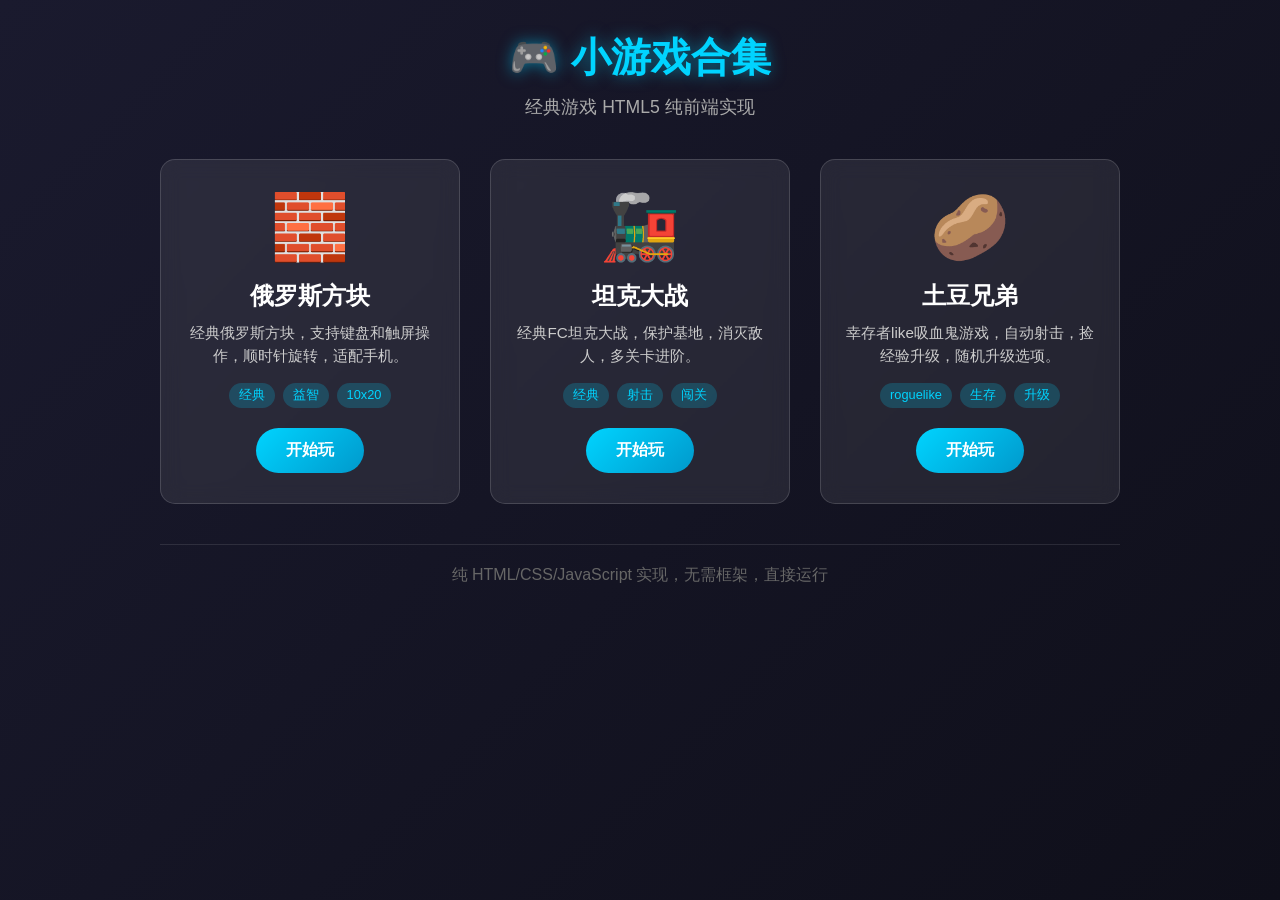
<file: index.html>
<!DOCTYPE html>
<html lang="zh-CN">
<head>
    <meta charset="UTF-8">
    <meta name="viewport" content="width=device-width, initial-scale=1.0">
    <title>小游戏合集</title>
    <link rel="stylesheet" href="style.css">
</head>
<body>
    <div class="container">
        <header>
            <h1>🎮 小游戏合集</h1>
            <p>经典游戏 HTML5 纯前端实现</p>
        </header>
        <div class="games-grid">
            <div class="game-card">
                <div class="game-icon">🧱</div>
                <h2>俄罗斯方块</h2>
                <p>经典俄罗斯方块，支持键盘和触屏操作，顺时针旋转，适配手机。</p>
                <div class="tags">
                    <span>经典</span>
                    <span>益智</span>
                    <span>10x20</span>
                </div>
                <a href="./tetris/" class="play-btn">开始玩</a>
            </div>
            <div class="game-card">
                <div class="game-icon">🚂</div>
                <h2>坦克大战</h2>
                <p>经典FC坦克大战，保护基地，消灭敌人，多关卡进阶。</p>
                <div class="tags">
                    <span>经典</span>
                    <span>射击</span>
                    <span>闯关</span>
                </div>
                <a href="./battle-city/" class="play-btn">开始玩</a>
            </div>
            <div class="game-card">
                <div class="game-icon">🥔</div>
                <h2>土豆兄弟</h2>
                <p>幸存者like吸血鬼游戏，自动射击，捡经验升级，随机升级选项。</p>
                <div class="tags">
                    <span>roguelike</span>
                    <span>生存</span>
                    <span>升级</span>
                </div>
                <a href="./potato-brothers/" class="play-btn">开始玩</a>
            </div>
        </div>
        <footer>
            <p>纯 HTML/CSS/JavaScript 实现，无需框架，直接运行</p>
        </footer>
    </div>
</body>
</html>
</file>
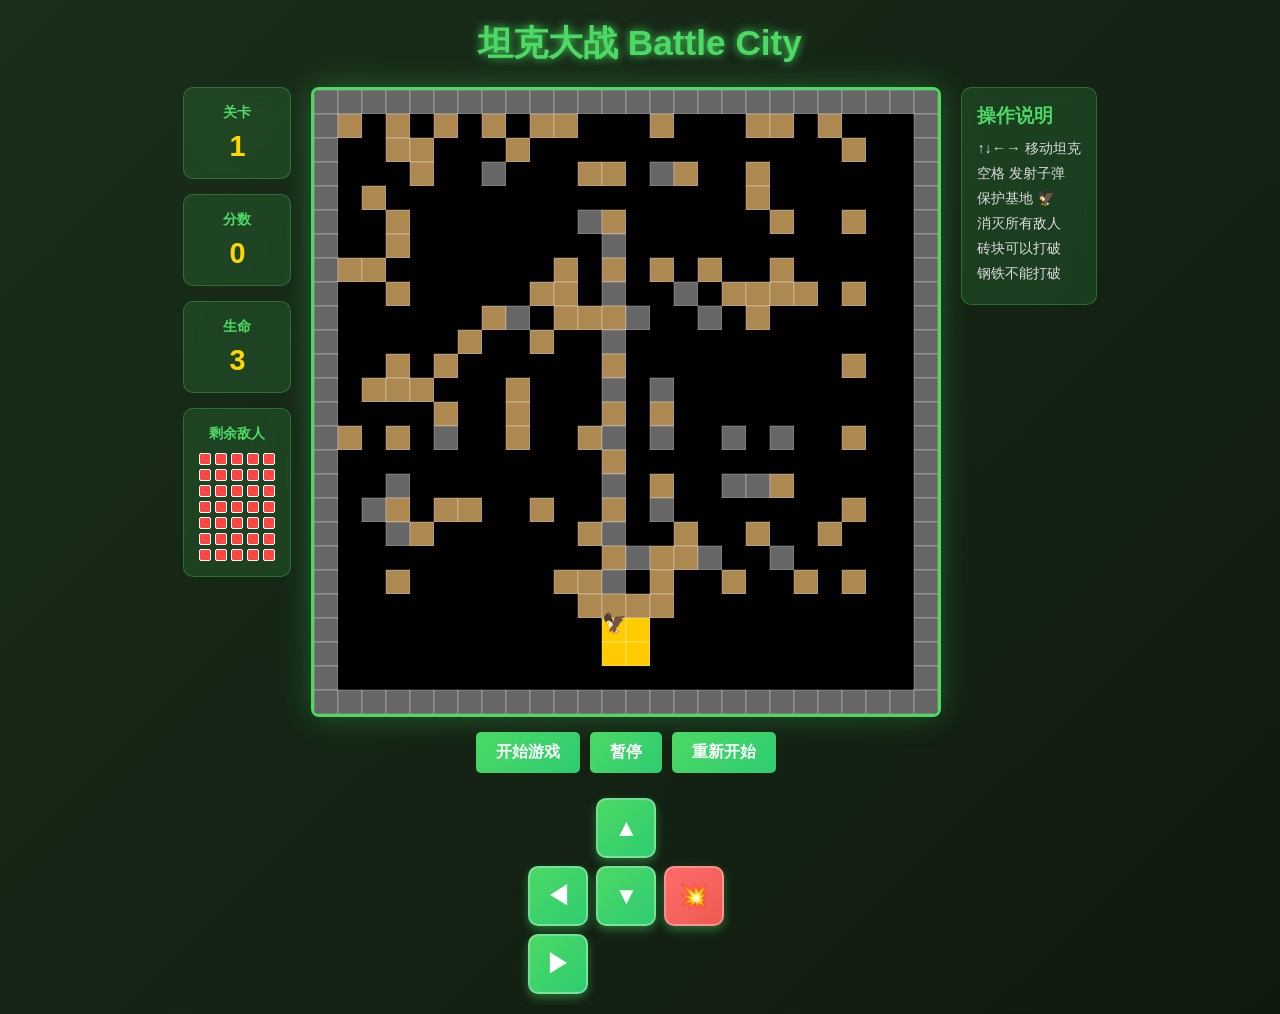
<file: battle-city/index.html>
<!DOCTYPE html>
<html lang="zh-CN">
<head>
    <meta charset="UTF-8">
    <meta name="viewport" content="width=device-width, initial-scale=1.0">
    <title>坦克大战 Battle City</title>
    <link rel="stylesheet" href="style.css">
</head>
<body>
    <div class="container">
        <h1>坦克大战 Battle City</h1>
        <div class="game-wrapper">
            <div class="left-panel">
                <div class="info-box">
                    <h3>关卡</h3>
                    <p id="stage">1</p>
                </div>
                <div class="info-box">
                    <h3>分数</h3>
                    <p id="score">0</p>
                </div>
                <div class="info-box">
                    <h3>生命</h3>
                    <p id="lives">3</p>
                </div>
                <div class="enemies-box">
                    <h3>剩余敌人</h3>
                    <div id="enemyIcons"></div>
                </div>
            </div>
            <div class="game-area">
                <canvas id="gameCanvas"></canvas>
                <div class="controls">
                    <button id="startBtn">开始游戏</button>
                    <button id="pauseBtn">暂停</button>
                    <button id="restartBtn">重新开始</button>
                </div>
                <div class="touch-controls">
                    <div class="touch-grid">
                        <div></div>
                        <button class="virtual-btn" id="btnUp">▲</button>
                        <div></div>
                        <button class="virtual-btn" id="btnLeft">◀</button>
                        <button class="virtual-btn" id="btnDown">▼</button>
                        <button class="virtual-btn" id="btnRight">▶</button>
                        <button class="virtual-btn fire" id="btnFire">💥</button>
                    </div>
                </div>
            </div>
            <div class="right-panel">
                <div class="rules">
                    <h3>操作说明</h3>
                    <ul>
                        <li>↑↓←→ 移动坦克</li>
                        <li>空格 发射子弹</li>
                        <li>保护基地 🦅</li>
                        <li>消灭所有敌人</li>
                        <li>砖块可以打破</li>
                        <li>钢铁不能打破</li>
                    </ul>
                </div>
            </div>
        </div>
    </div>
    <div id="gameOverModal" class="modal hidden">
        <div class="modal-content">
            <h2 id="gameOverTitle">游戏结束</h2>
            <p>最终得分: <span id="finalScore">0</span></p>
            <button id="playAgainBtn">再玩一次</button>
        </div>
    </div>
    <script src="battle-city.js"></script>
</body>
</html>
</file>
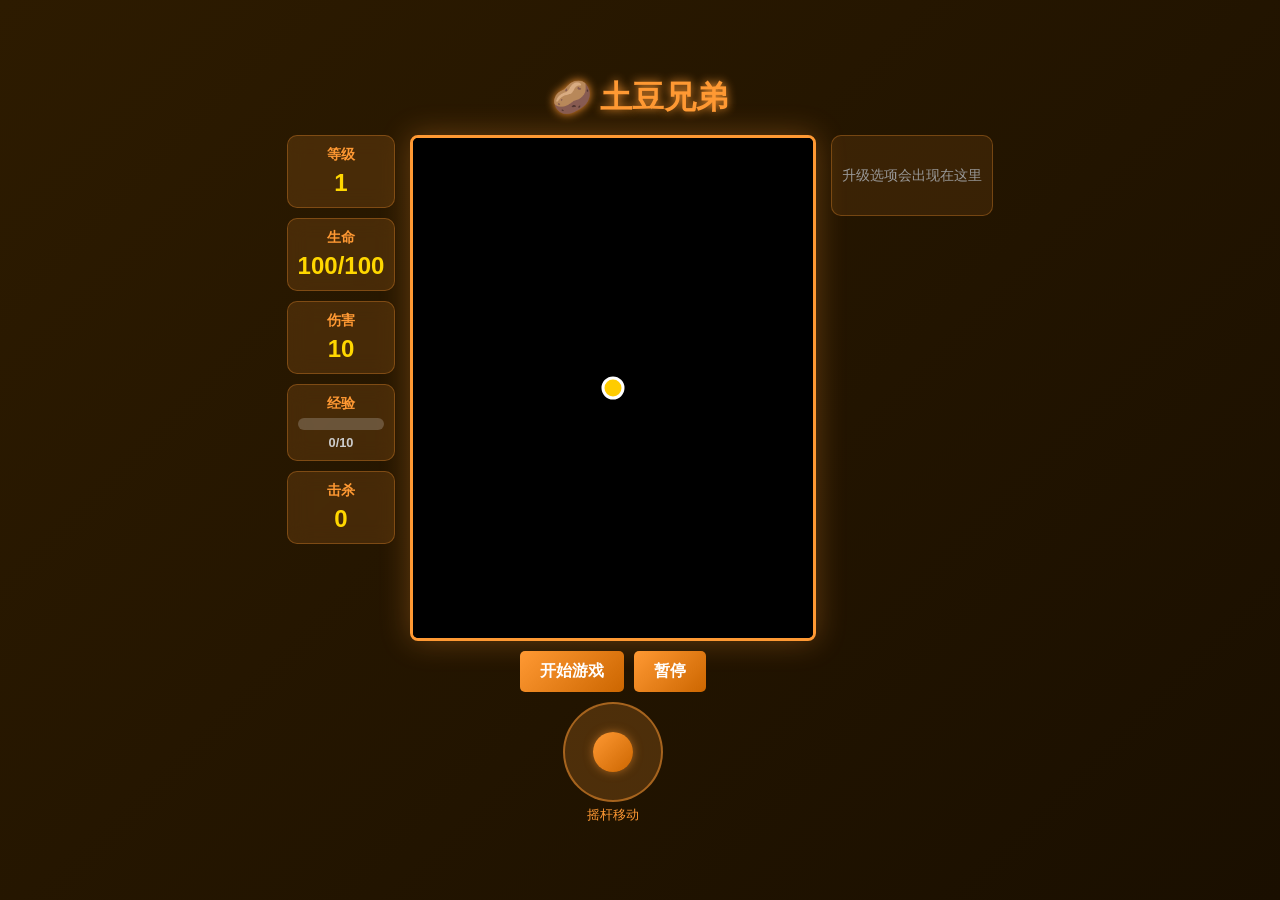
<file: potato-brothers/index.html>
<!DOCTYPE html>
<html lang="zh-CN">
<head>
    <meta charset="UTF-8">
    <meta name="viewport" content="width=device-width, initial-scale=1.0">
    <title>土豆兄弟 Potato Brothers</title>
    <link rel="stylesheet" href="style.css">
</head>
<body>
    <div class="container">
        <h1>🥔 土豆兄弟</h1>
        <div class="game-container">
            <div class="stats-panel">
                <div class="stat-box">
                    <h3>等级</h3>
                    <p id="level">1</p>
                </div>
                <div class="stat-box">
                    <h3>生命</h3>
                    <p id="health">100</p>
                </div>
                <div class="stat-box">
                    <h3>伤害</h3>
                    <p id="damage">10</p>
                </div>
                <div class="stat-box">
                    <h3>经验</h3>
                    <div class="xp-bar">
                        <div id="xp-fill" class="xp-fill"></div>
                    </div>
                    <p id="xpText">0/10</p>
                </div>
                <div class="stat-box">
                    <h3>击杀</h3>
                    <p id="kills">0</p>
                </div>
            </div>
            <div class="game-area">
                <canvas id="gameCanvas"></canvas>
                <div class="controls">
                    <button id="startBtn">开始游戏</button>
                    <button id="pauseBtn">暂停</button>
                </div>
                <div class="touch-controls">
                    <div class="joystick-area" id="joystickArea">
                        <div id="joystick" class="joystick">
                            <div id="joystickKnob" class="joystick-knob"></div>
                        </div>
                        <p>摇杆移动</p>
                    </div>
                </div>
            </div>
            <div class="upgrade-panel">
                <div id="upgrades" class="upgrades-list">
                    <p class="upgrade-hint">升级选项会出现在这里</p>
                </div>
            </div>
        </div>
    </div>
    
    <!-- 升级选择弹窗 -->
    <div id="upgradeModal" class="modal hidden">
        <div class="modal-content">
            <h2>选择升级</h2>
            <div id="upgradeOptions" class="upgrade-options"></div>
        </div>
    </div>
    
    <!-- 游戏结束弹窗 -->
    <div id="gameOverModal" class="modal hidden">
        <div class="modal-content">
            <h2>游戏结束</h2>
            <p>生存时间: <span id="survivalTime">0</span></p>
            <p>击杀数: <span id="finalKills">0</span></p>
            <p>最高等级: <span id="maxLevel">1</span></p>
            <button id="playAgainBtn">再玩一次</button>
        </div>
    </div>
    
    <script src="potato-brothers.js"></script>
</body>
</html>
</file>
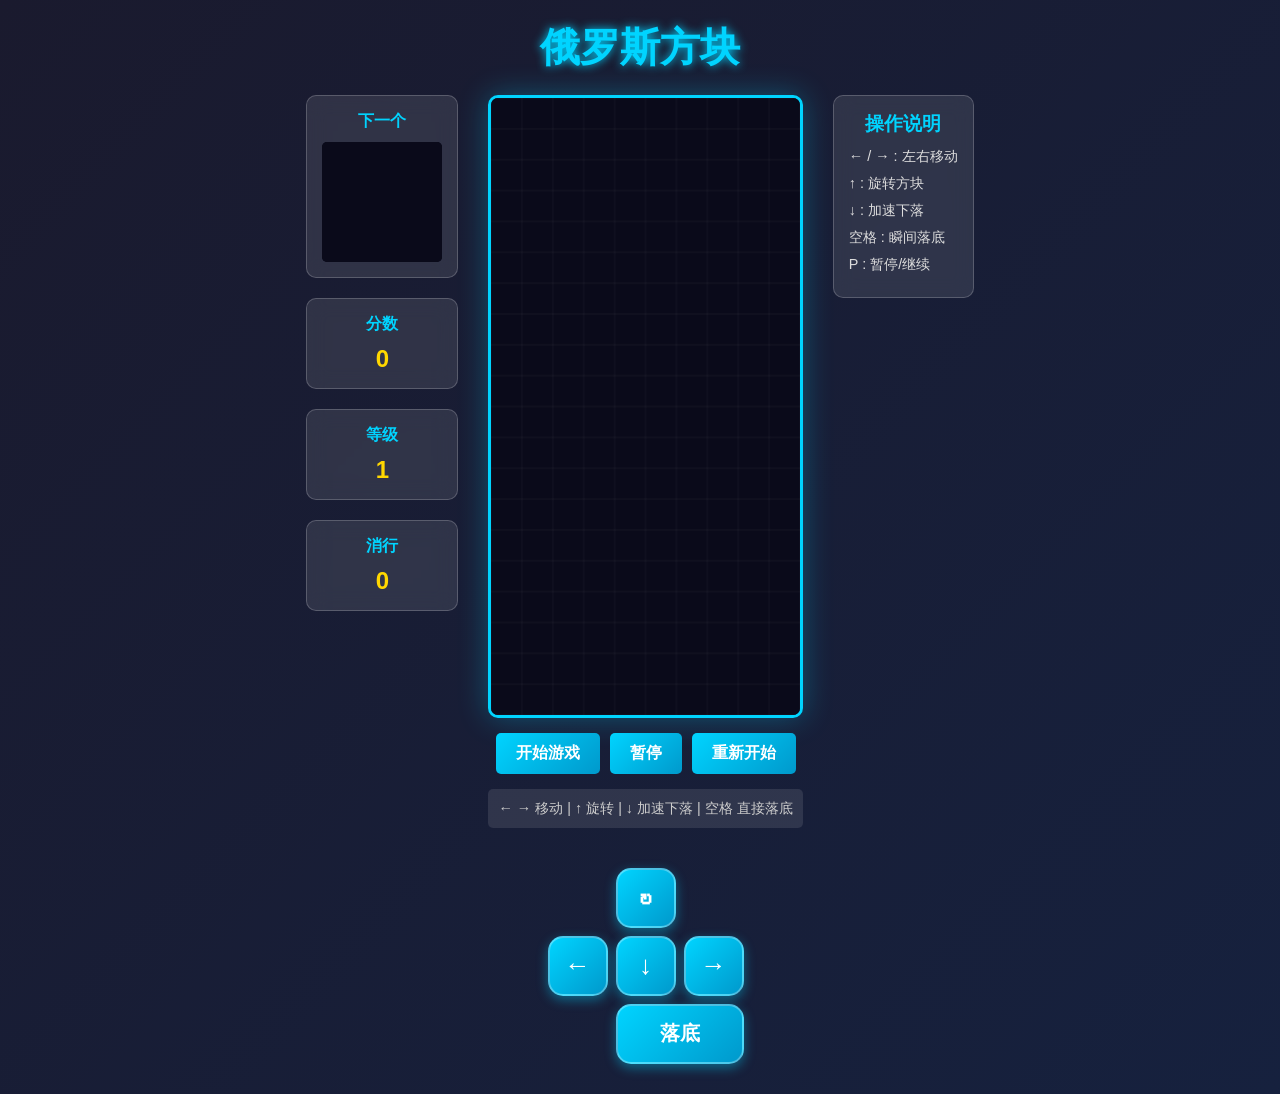
<file: tetris/index.html>
<!DOCTYPE html>
<html lang="zh-CN">
<head>
    <meta charset="UTF-8">
    <meta name="viewport" content="width=device-width, initial-scale=1.0">
    <title>俄罗斯方块</title>
    <link rel="stylesheet" href="style.css">
</head>
<body>
    <div class="container">
        <h1>俄罗斯方块</h1>
        <div class="game-container">
            <div class="left-panel">
                <div class="next-box">
                    <h3>下一个</h3>
                    <canvas id="nextCanvas" width="120" height="120"></canvas>
                </div>
                <div class="score-box">
                    <h3>分数</h3>
                    <p id="score">0</p>
                </div>
                <div class="level-box">
                    <h3>等级</h3>
                    <p id="level">1</p>
                </div>
                <div class="lines-box">
                    <h3>消行</h3>
                    <p id="lines">0</p>
                </div>
            </div>
            <div class="center-panel">
                <canvas id="gameCanvas" width="300" height="600"></canvas>
                <div class="controls">
                    <button id="startBtn">开始游戏</button>
                    <button id="pauseBtn">暂停</button>
                    <button id="restartBtn">重新开始</button>
                </div>
                <div class="instructions">
                    <p>← → 移动 | ↑ 旋转 | ↓ 加速下落 | 空格 直接落底</p>
                </div>
                <div class="touch-controls">
                    <div class="touch-controls-virtual">
                        <div></div>
                        <button class="virtual-btn" id="touchRotate">↻</button>
                        <div></div>
                        <button class="virtual-btn" id="touchLeft">←</button>
                        <button class="virtual-btn" id="touchDown">↓</button>
                        <button class="virtual-btn" id="touchRight">→</button>
                        <button class="virtual-btn drop" id="touchDrop">落底</button>
                    </div>
                </div>
            </div>
            <div class="right-panel">
                <div class="controls-info">
                    <h3>操作说明</h3>
                    <ul>
                        <li>← / → : 左右移动</li>
                        <li>↑ : 旋转方块</li>
                        <li>↓ : 加速下落</li>
                        <li>空格 : 瞬间落底</li>
                        <li>P : 暂停/继续</li>
                    </ul>
                </div>
            </div>
        </div>
    </div>
    <div id="gameOverModal" class="modal hidden">
        <div class="modal-content">
            <h2>游戏结束</h2>
            <p>最终得分: <span id="finalScore">0</span></p>
            <button id="playAgainBtn">再玩一次</button>
        </div>
    </div>
    <script src="tetris.js"></script>
</body>
</html>
</file>
<file: style.css>
* {
    margin: 0;
    padding: 0;
    box-sizing: border-box;
}

body {
    font-family: 'Arial', sans-serif;
    background: linear-gradient(135deg, #1a1a2e 0%, #0f0f1a 100%);
    min-height: 100vh;
    color: #fff;
}

.container {
    max-width: 1000px;
    margin: 0 auto;
    padding: 30px 20px;
}

header {
    text-align: center;
    margin-bottom: 40px;
}

header h1 {
    font-size: 2.5em;
    color: #00d4ff;
    margin-bottom: 10px;
    text-shadow: 0 0 15px rgba(0, 212, 255, 0.5);
}

header p {
    color: #aaa;
    font-size: 1.1em;
}

.games-grid {
    display: grid;
    grid-template-columns: repeat(auto-fit, minmax(280px, 1fr));
    gap: 30px;
    margin-bottom: 40px;
}

.game-card {
    background: rgba(255, 255, 255, 0.08);
    border: 1px solid rgba(255, 255, 255, 0.15);
    border-radius: 15px;
    padding: 30px 20px;
    text-align: center;
    backdrop-filter: blur(10px);
    transition: all 0.3s;
}

.game-card:hover {
    transform: translateY(-5px);
    box-shadow: 0 10px 30px rgba(0, 212, 255, 0.2);
    border-color: rgba(0, 212, 255, 0.5);
}

.game-icon {
    font-size: 4em;
    margin-bottom: 15px;
}

.game-card h2 {
    font-size: 1.5em;
    margin-bottom: 10px;
    color: #fff;
}

.game-card p {
    color: #ccc;
    font-size: 0.95em;
    line-height: 1.5;
    margin-bottom: 15px;
}

.tags {
    display: flex;
    gap: 8px;
    justify-content: center;
    flex-wrap: wrap;
    margin-bottom: 20px;
}

.tags span {
    background: rgba(0, 212, 255, 0.2);
    color: #00d4ff;
    padding: 4px 10px;
    border-radius: 20px;
    font-size: 0.8em;
}

.play-btn {
    display: inline-block;
    background: linear-gradient(135deg, #00d4ff 0%, #0099cc 100%);
    color: #fff;
    text-decoration: none;
    padding: 12px 30px;
    border-radius: 25px;
    font-weight: bold;
    transition: all 0.3s;
}

.play-btn:hover {
    transform: scale(1.05);
    box-shadow: 0 5px 15px rgba(0, 212, 255, 0.4);
}

footer {
    text-align: center;
    color: #666;
    padding-top: 20px;
    border-top: 1px solid rgba(255, 255, 255, 0.1);
}

/* 移动端适配 */
@media (max-width: 768px) {
    .container {
        padding: 20px 15px;
    }
    
    header h1 {
        font-size: 2em;
    }
    
    .games-grid {
        grid-template-columns: 1fr;
        gap: 20px;
    }
    
    .game-card {
        padding: 20px 15px;
    }
}
</file>
<file: battle-city/style.css>
* {
    margin: 0;
    padding: 0;
    box-sizing: border-box;
}

body {
    font-family: 'Arial', sans-serif;
    background: linear-gradient(135deg, #1a2e1a 0%, #0f1a0f 100%);
    min-height: 100vh;
    display: flex;
    justify-content: center;
    align-items: center;
    color: #fff;
}

.container {
    text-align: center;
    padding: 20px;
}

h1 {
    font-size: 2.2em;
    margin-bottom: 20px;
    color: #4cd964;
    text-shadow: 0 0 10px #4cd964;
}

.game-wrapper {
    display: flex;
    gap: 20px;
    justify-content: center;
    align-items: flex-start;
}

.left-panel, .right-panel {
    display: flex;
    flex-direction: column;
    gap: 15px;
}

.info-box {
    background: rgba(76, 217, 100, 0.15);
    padding: 15px;
    border-radius: 10px;
    backdrop-filter: blur(10px);
    border: 1px solid rgba(76, 217, 100, 0.3);
    min-width: 100px;
}

.info-box h3 {
    margin-bottom: 8px;
    font-size: 0.9em;
    color: #4cd964;
}

.info-box p {
    font-size: 1.8em;
    font-weight: bold;
    color: #ffd700;
}

.enemies-box {
    background: rgba(76, 217, 100, 0.15);
    padding: 15px;
    border-radius: 10px;
    backdrop-filter: blur(10px);
    border: 1px solid rgba(76, 217, 100, 0.3);
}

.enemies-box h3 {
    margin-bottom: 10px;
    font-size: 0.9em;
    color: #4cd964;
}

#enemyIcons {
    display: grid;
    grid-template-columns: repeat(5, 1fr);
    gap: 4px;
}

.enemy-icon {
    width: 12px;
    height: 12px;
    background: #ff4444;
    border: 1px solid #fff;
    border-radius: 2px;
}

.enemy-icon.destroyed {
    background: #333;
    opacity: 0.3;
}

.game-area {
    display: flex;
    flex-direction: column;
    gap: 15px;
    align-items: center;
}

#gameCanvas {
    background: #000;
    border: 3px solid #4cd964;
    border-radius: 8px;
    box-shadow: 0 0 30px rgba(76, 217, 100, 0.3);
}

.controls {
    display: flex;
    gap: 10px;
    justify-content: center;
}

button {
    background: linear-gradient(135deg, #4cd964 0%, #2ecc71 100%);
    border: none;
    padding: 10px 20px;
    color: #fff;
    font-size: 1em;
    border-radius: 5px;
    cursor: pointer;
    transition: all 0.3s;
    font-weight: bold;
}

button:hover {
    transform: translateY(-2px);
    box-shadow: 0 5px 15px rgba(76, 217, 100, 0.4);
}

button:active {
    transform: translateY(0);
}

.touch-controls {
    display: block;
    margin-top: 10px;
}

.touch-grid {
    display: grid;
    grid-template-columns: 60px 60px 60px;
    grid-template-rows: 60px 60px;
    gap: 8px;
    justify-content: center;
}

.virtual-btn {
    width: 60px;
    height: 60px;
    font-size: 24px;
    padding: 0;
    display: flex;
    align-items: center;
    justify-content: center;
    border-radius: 10px;
    background: linear-gradient(135deg, #4cd964 0%, #2ecc71 100%);
    box-shadow: 0 4px 10px rgba(76, 217, 100, 0.4);
    user-select: none;
    -webkit-tap-highlight-color: transparent;
    border: 2px solid rgba(255, 255, 255, 0.3);
}

.virtual-btn:active {
    transform: scale(0.95);
    box-shadow: 0 2px 5px rgba(76, 217, 100, 0.6);
}

.virtual-btn.fire {
    grid-column: 3;
    grid-row: 2;
    background: linear-gradient(135deg, #ff6b6b 0%, #ee5a52 100%);
}

.right-panel .rules {
    background: rgba(76, 217, 100, 0.15);
    padding: 15px;
    border-radius: 10px;
    backdrop-filter: blur(10px);
    border: 1px solid rgba(76, 217, 100, 0.3);
    text-align: left;
}

.right-panel .rules h3 {
    margin-bottom: 10px;
    color: #4cd964;
}

.right-panel .rules ul {
    list-style: none;
}

.right-panel .rules li {
    margin-bottom: 6px;
    color: #ddd;
    font-size: 0.9em;
}

.modal {
    position: fixed;
    top: 0;
    left: 0;
    width: 100%;
    height: 100%;
    background: rgba(0, 0, 0, 0.85);
    display: flex;
    justify-content: center;
    align-items: center;
    z-index: 1000;
}

.modal.hidden {
    display: none;
}

.modal-content {
    background: #1a2e1a;
    padding: 40px;
    border-radius: 15px;
    text-align: center;
    border: 2px solid #4cd964;
    box-shadow: 0 0 50px rgba(76, 217, 100, 0.5);
}

.modal-content h2 {
    color: #ff6b6b;
    margin-bottom: 20px;
    font-size: 2em;
}

.modal-content p {
    font-size: 1.2em;
    margin-bottom: 20px;
}

.modal-content span {
    color: #ffd700;
    font-weight: bold;
}

/* 移动端适配 */
@media (max-width: 768px) {
    .container {
        padding: 10px;
    }
    
    h1 {
        font-size: 1.6em;
        margin-bottom: 10px;
    }
    
    .game-wrapper {
        flex-direction: column;
        align-items: center;
        gap: 10px;
    }
    
    .left-panel {
        flex-direction: row;
        flex-wrap: wrap;
        justify-content: center;
        order: 1;
    }
    
    .info-box {
        min-width: 70px;
        padding: 10px;
    }
    
    .info-box p {
        font-size: 1.4em;
    }
    
    .game-area {
        order: 2;
    }
    
    #gameCanvas {
        width: 280px;
        height: 280px;
    }
    
    .right-panel {
        display: none;
    }
    
    .touch-controls {
        display: block;
    }
    
    .modal-content {
        padding: 25px;
        margin: 20px;
    }
}

@media (min-width: 769px) {
    .touch-controls {
        display: block;
    }
}
</file>
<file: potato-brothers/style.css>
* {
    margin: 0;
    padding: 0;
    box-sizing: border-box;
}

body {
    font-family: 'Arial', sans-serif;
    background: linear-gradient(135deg, #2d1b00 0%, #1a0f00 100%);
    min-height: 100vh;
    display: flex;
    justify-content: center;
    align-items: center;
    color: #fff;
}

.container {
    text-align: center;
    padding: 15px;
}

h1 {
    font-size: 2em;
    margin-bottom: 15px;
    color: #ff9933;
    text-shadow: 0 0 10px #ff9933;
}

.game-container {
    display: flex;
    gap: 15px;
    justify-content: center;
    align-items: flex-start;
}

.stats-panel {
    display: flex;
    flex-direction: column;
    gap: 10px;
    min-width: 100px;
}

.stat-box {
    background: rgba(255, 153, 51, 0.15);
    padding: 10px;
    border-radius: 10px;
    backdrop-filter: blur(10px);
    border: 1px solid rgba(255, 153, 51, 0.3);
}

.stat-box h3 {
    margin-bottom: 5px;
    font-size: 0.85em;
    color: #ff9933;
}

.stat-box p {
    font-size: 1.5em;
    font-weight: bold;
    color: #ffd700;
}

.xp-bar {
    width: 100%;
    height: 12px;
    background: rgba(255, 255, 255, 0.2);
    border-radius: 6px;
    overflow: hidden;
    margin: 5px 0;
}

.xp-fill {
    height: 100%;
    background: linear-gradient(90deg, #ff9933 0%, #ffcc00 100%);
    width: 0%;
    transition: width 0.3s;
}

#xpText {
    font-size: 0.8em;
    color: #ccc;
    margin-top: 3px;
}

.game-area {
    display: flex;
    flex-direction: column;
    gap: 10px;
    align-items: center;
}

#gameCanvas {
    background: #000;
    border: 3px solid #ff9933;
    border-radius: 8px;
    box-shadow: 0 0 30px rgba(255, 153, 51, 0.3);
}

.controls {
    display: flex;
    gap: 10px;
    justify-content: center;
}

button {
    background: linear-gradient(135deg, #ff9933 0%, #cc6600 100%);
    border: none;
    padding: 10px 20px;
    color: #fff;
    font-size: 1em;
    border-radius: 5px;
    cursor: pointer;
    transition: all 0.3s;
    font-weight: bold;
}

button:hover {
    transform: translateY(-2px);
    box-shadow: 0 5px 15px rgba(255, 153, 51, 0.4);
}

button:active {
    transform: translateY(0);
}

/* 虚拟摇杆 */
.touch-controls {
    display: block;
}

.joystick-area {
    text-align: center;
}

.joystick-area p {
    font-size: 0.8em;
    color: #ff9933;
    margin-top: 5px;
}

.joystick {
    width: 100px;
    height: 100px;
    background: rgba(255, 153, 51, 0.2);
    border: 2px solid rgba(255, 153, 51, 0.5);
    border-radius: 50%;
    position: relative;
    margin: 0 auto;
}

.joystick-knob {
    width: 40px;
    height: 40px;
    background: linear-gradient(135deg, #ff9933 0%, #cc6600 100%);
    border-radius: 50%;
    position: absolute;
    top: 50%;
    left: 50%;
    transform: translate(-50%, -50%);
    box-shadow: 0 0 10px rgba(255, 153, 51, 0.5);
}

.upgrade-panel {
    min-width: 160px;
}

.upgrade-panel h3 {
    margin-bottom: 10px;
    color: #ff9933;
}

.upgrades-list {
    background: rgba(255, 153, 51, 0.1);
    padding: 10px;
    border-radius: 10px;
    border: 1px solid rgba(255, 153, 51, 0.3);
}

.upgrade-hint {
    color: #999;
    font-size: 0.9em;
    padding: 20px 0;
}

/* 弹窗样式 */
.modal {
    position: fixed;
    top: 0;
    left: 0;
    width: 100%;
    height: 100%;
    background: rgba(0, 0, 0, 0.85);
    display: flex;
    justify-content: center;
    align-items: center;
    z-index: 1000;
}

.modal.hidden {
    display: none;
}

.modal-content {
    background: #2d1b00;
    padding: 30px;
    border-radius: 15px;
    text-align: center;
    border: 2px solid #ff9933;
    box-shadow: 0 0 50px rgba(255, 153, 51, 0.5);
    max-width: 90%;
}

.modal-content h2 {
    color: #ff9933;
    margin-bottom: 20px;
    font-size: 1.8em;
}

.upgrade-options {
    display: grid;
    grid-template-columns: 1fr;
    gap: 10px;
}

.upgrade-option {
    background: rgba(255, 153, 51, 0.15);
    border: 2px solid rgba(255, 153, 51, 0.4);
    border-radius: 8px;
    padding: 15px;
    cursor: pointer;
    transition: all 0.2s;
}

.upgrade-option:hover {
    background: rgba(255, 153, 51, 0.3);
    border-color: #ff9933;
}

.upgrade-option h4 {
    color: #ffd700;
    margin-bottom: 5px;
    font-size: 1.1em;
}

.upgrade-option p {
    color: #ddd;
    font-size: 0.9em;
}

/* 移动端适配 */
@media (max-width: 768px) {
    .game-container {
        flex-direction: column;
        align-items: center;
        gap: 10px;
    }
    
    .stats-panel {
        flex-direction: row;
        flex-wrap: wrap;
        justify-content: center;
        order: 1;
    }
    
    .stat-box {
        min-width: 70px;
        padding: 8px;
    }
    
    .game-area {
        order: 2;
    }
    
    #gameCanvas {
        width: 300px;
        height: 400px;
    }
    
    .upgrade-panel {
        display: none;
    }
    
    .joystick-area {
        margin-top: 10px;
    }
    
    .upgrade-options {
        grid-template-columns: 1fr;
    }
    
    .modal-content {
        padding: 20px;
        margin: 15px;
    }
}

@media (min-width: 769px) {
    .touch-controls {
        display: block;
    }
}
</file>
<file: tetris/style.css>
* {
    margin: 0;
    padding: 0;
    box-sizing: border-box;
}

body {
    font-family: 'Arial', sans-serif;
    background: linear-gradient(135deg, #1a1a2e 0%, #16213e 100%);
    min-height: 100vh;
    display: flex;
    justify-content: center;
    align-items: center;
    color: #fff;
}

.container {
    text-align: center;
    padding: 20px;
}

h1 {
    font-size: 2.5em;
    margin-bottom: 20px;
    text-shadow: 0 0 10px #00d4ff;
    color: #00d4ff;
}

.game-container {
    display: flex;
    gap: 30px;
    justify-content: center;
    align-items: flex-start;
}

.left-panel, .right-panel {
    display: flex;
    flex-direction: column;
    gap: 20px;
}

.next-box, .score-box, .level-box, .lines-box {
    background: rgba(255, 255, 255, 0.1);
    padding: 15px;
    border-radius: 10px;
    backdrop-filter: blur(10px);
    border: 1px solid rgba(255, 255, 255, 0.2);
    min-width: 120px;
}

.next-box h3, .score-box h3, .level-box h3, .lines-box h3 {
    margin-bottom: 10px;
    font-size: 1em;
    color: #00d4ff;
}

.next-box canvas {
    background: #0a0a1a;
    border-radius: 5px;
    display: block;
    margin: 0 auto;
}

#score, #level, #lines {
    font-size: 1.5em;
    font-weight: bold;
    color: #ffd700;
}

.center-panel {
    display: flex;
    flex-direction: column;
    gap: 15px;
}

#gameCanvas {
    background: #0a0a1a;
    border: 3px solid #00d4ff;
    border-radius: 10px;
    box-shadow: 0 0 30px rgba(0, 212, 255, 0.3);
}

.controls {
    display: flex;
    gap: 10px;
    justify-content: center;
}

button {
    background: linear-gradient(135deg, #00d4ff 0%, #0099cc 100%);
    border: none;
    padding: 10px 20px;
    color: #fff;
    font-size: 1em;
    border-radius: 5px;
    cursor: pointer;
    transition: all 0.3s;
    font-weight: bold;
}

button:hover {
    transform: translateY(-2px);
    box-shadow: 0 5px 15px rgba(0, 212, 255, 0.4);
}

button:active {
    transform: translateY(0);
}

.instructions {
    background: rgba(255, 255, 255, 0.1);
    padding: 10px;
    border-radius: 5px;
    font-size: 0.9em;
    color: #ccc;
}

.controls-info {
    background: rgba(255, 255, 255, 0.1);
    padding: 15px;
    border-radius: 10px;
    backdrop-filter: blur(10px);
    border: 1px solid rgba(255, 255, 255, 0.2);
}

.controls-info h3 {
    margin-bottom: 10px;
    color: #00d4ff;
}

.controls-info ul {
    list-style: none;
    text-align: left;
}

.controls-info li {
    margin-bottom: 8px;
    color: #ddd;
    font-size: 0.9em;
}

.modal {
    position: fixed;
    top: 0;
    left: 0;
    width: 100%;
    height: 100%;
    background: rgba(0, 0, 0, 0.8);
    display: flex;
    justify-content: center;
    align-items: center;
    z-index: 1000;
}

.modal.hidden {
    display: none;
}

.modal-content {
    background: #1a1a2e;
    padding: 40px;
    border-radius: 15px;
    text-align: center;
    border: 2px solid #00d4ff;
    box-shadow: 0 0 50px rgba(0, 212, 255, 0.5);
}

.modal-content h2 {
    color: #ff6b6b;
    margin-bottom: 20px;
    font-size: 2em;
}

.modal-content p {
    font-size: 1.2em;
    margin-bottom: 20px;
}

.modal-content span {
    color: #ffd700;
    font-weight: bold;
}

/* 虚拟游戏按钮 - 始终显示 */
.touch-controls {
    display: block;
    margin-top: 15px;
    padding: 10px;
}

.touch-controls-virtual {
    display: grid;
    grid-template-columns: 70px 70px 70px;
    grid-template-rows: 70px 70px;
    gap: 10px;
    justify-content: center;
}

.virtual-btn {
    width: 70px;
    height: 70px;
    font-size: 32px;
    padding: 0;
    display: flex;
    align-items: center;
    justify-content: center;
    border-radius: 15px;
    background: linear-gradient(135deg, #00d4ff 0%, #0099cc 100%);
    box-shadow: 0 4px 12px rgba(0, 212, 255, 0.4);
    user-select: none;
    -webkit-tap-highlight-color: transparent;
    border: 2px solid rgba(255, 255, 255, 0.3);
}

.virtual-btn:active {
    transform: scale(0.95);
    box-shadow: 0 2px 6px rgba(0, 212, 255, 0.6);
    background: linear-gradient(135deg, #00b8dd 0%, #0088aa 100%);
}

.virtual-btn.drop {
    grid-column: 2 / 4;
    width: auto;
    font-size: 20px;
    border-radius: 15px;
}

.virtual-btn.rotate {
    grid-column: 3;
    grid-row: 1;
}

@media (max-width: 768px) {
    .container {
        padding: 10px;
    }
    
    h1 {
        font-size: 1.8em;
        margin-bottom: 10px;
    }
    
    .game-container {
        flex-direction: column;
        align-items: center;
        gap: 10px;
    }
    
    .left-panel {
        flex-direction: row;
        flex-wrap: wrap;
        justify-content: center;
        gap: 10px;
        order: 3;
    }
    
    .right-panel {
        display: none;
    }
    
    .next-box, .score-box, .level-box, .lines-box {
        min-width: 80px;
        padding: 10px;
    }
    
    .next-box h3, .score-box h3, .level-box h3, .lines-box h3 {
        font-size: 0.8em;
    }
    
    #score, #level, #lines {
        font-size: 1.2em;
    }
    
    #gameCanvas {
        width: 240px;
        height: 480px;
        border-width: 2px;
    }
    
    .controls {
        flex-wrap: wrap;
    }
    
    .controls button {
        padding: 8px 15px;
        font-size: 0.9em;
        flex: 1;
        min-width: 80px;
    }
    
    .instructions {
        display: none;
    }
    
    .touch-controls {
        display: block;
    }
    
    .virtual-btn {
        width: 60px;
        height: 60px;
        font-size: 28px;
    }
    
    .touch-controls-virtual {
        grid-template-columns: 60px 60px 60px;
        grid-template-rows: 60px 60px;
        gap: 8px;
    }
    
    .modal-content {
        padding: 25px;
        margin: 20px;
    }
    
    .modal-content h2 {
        font-size: 1.5em;
    }
}

/* 横屏适配 */
@media (max-width: 900px) and (orientation: landscape) {
    .container {
        padding: 5px;
    }
    
    h1 {
        display: none;
    }
    
    .game-container {
        flex-direction: row;
        gap: 10px;
        align-items: center;
    }
    
    .left-panel {
        flex-direction: column;
        order: 1;
    }
    
    .center-panel {
        order: 2;
    }
    
    .right-panel {
        display: none;
    }
    
    #gameCanvas {
        width: 200px;
        height: 400px;
    }
    
    .touch-controls {
        display: flex;
        flex-direction: column;
        order: 3;
        margin-top: 0;
    }
    
    .touch-btn {
        width: 50px;
        height: 50px;
        font-size: 18px;
    }
    
    .touch-btn.drop {
        width: 110px;
    }
}

@media (min-width: 769px) {
    .touch-controls {
        display: block !important;
    }
    .touch-controls-virtual {
        grid-template-columns: 60px 60px 60px;
        grid-template-rows: 60px 60px;
        gap: 8px;
    }
    .virtual-btn {
        width: 60px;
        height: 60px;
        font-size: 26px;
    }
}
</file>
